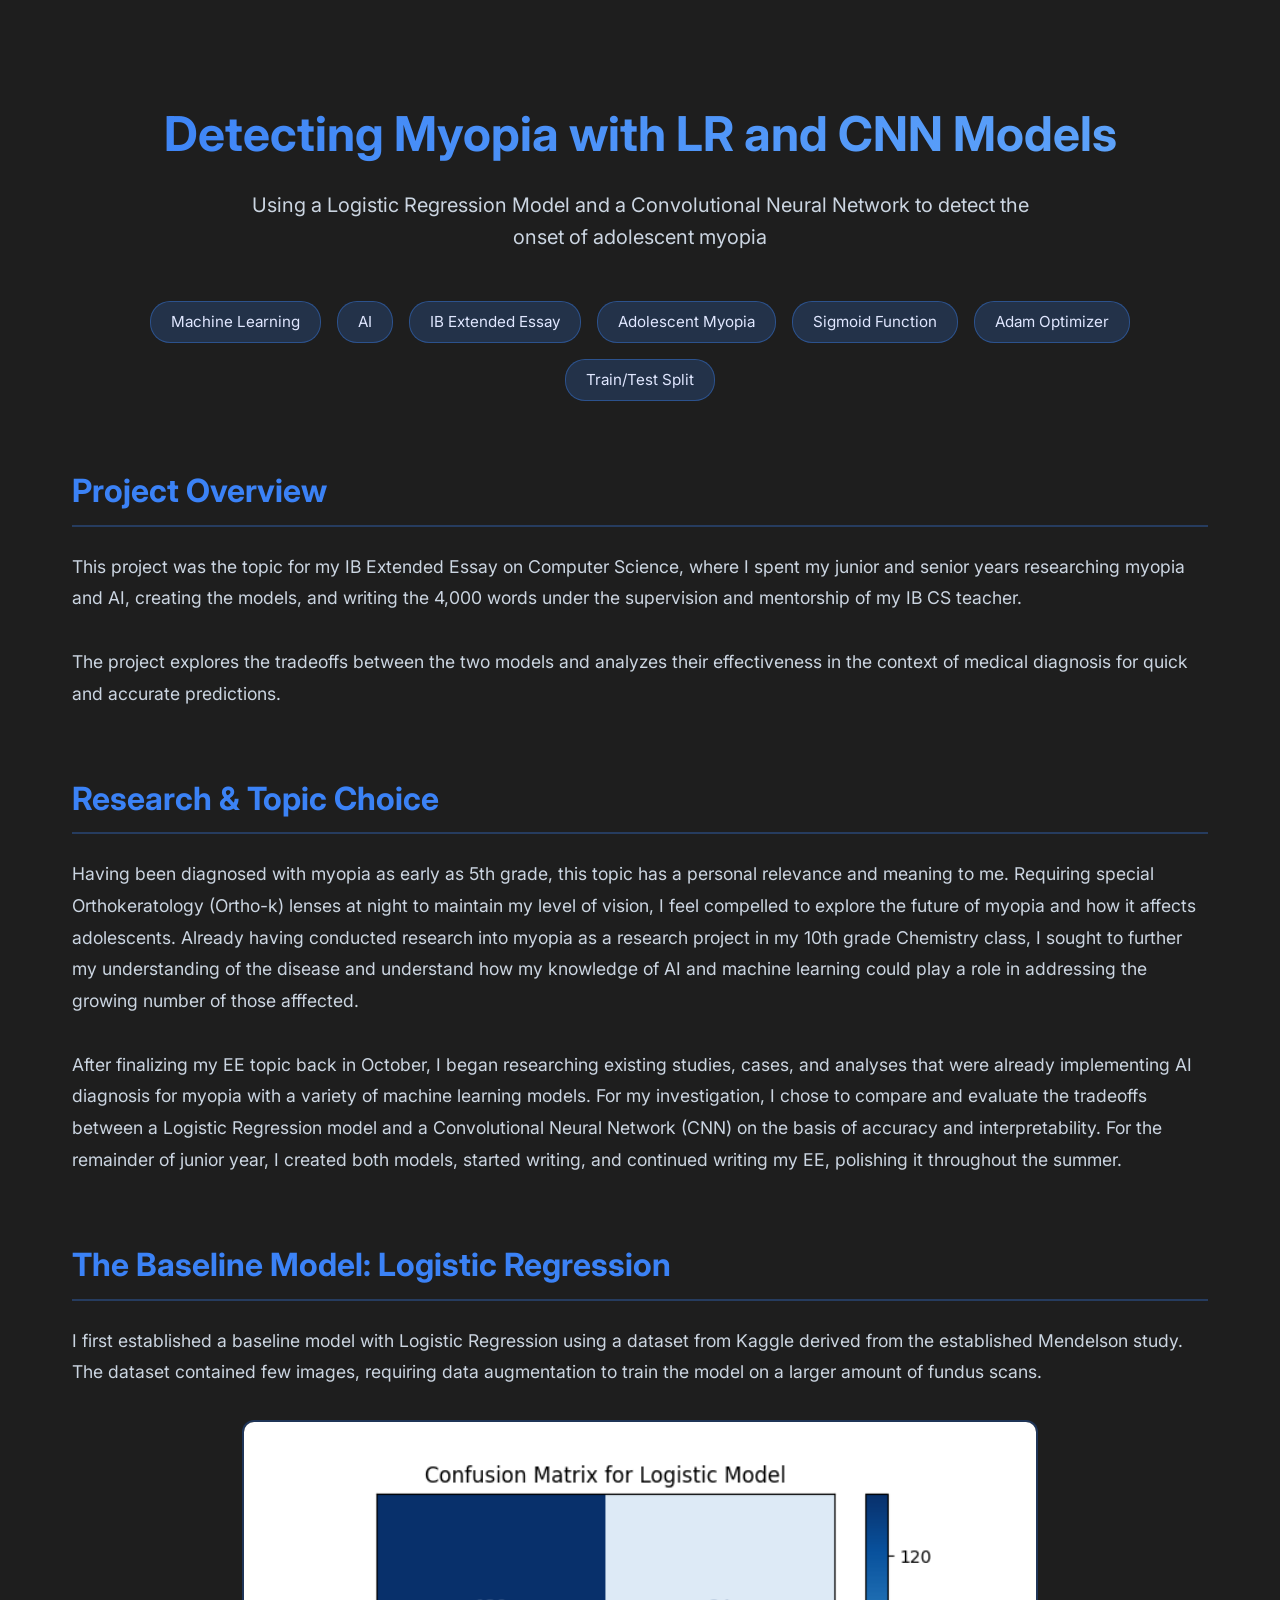
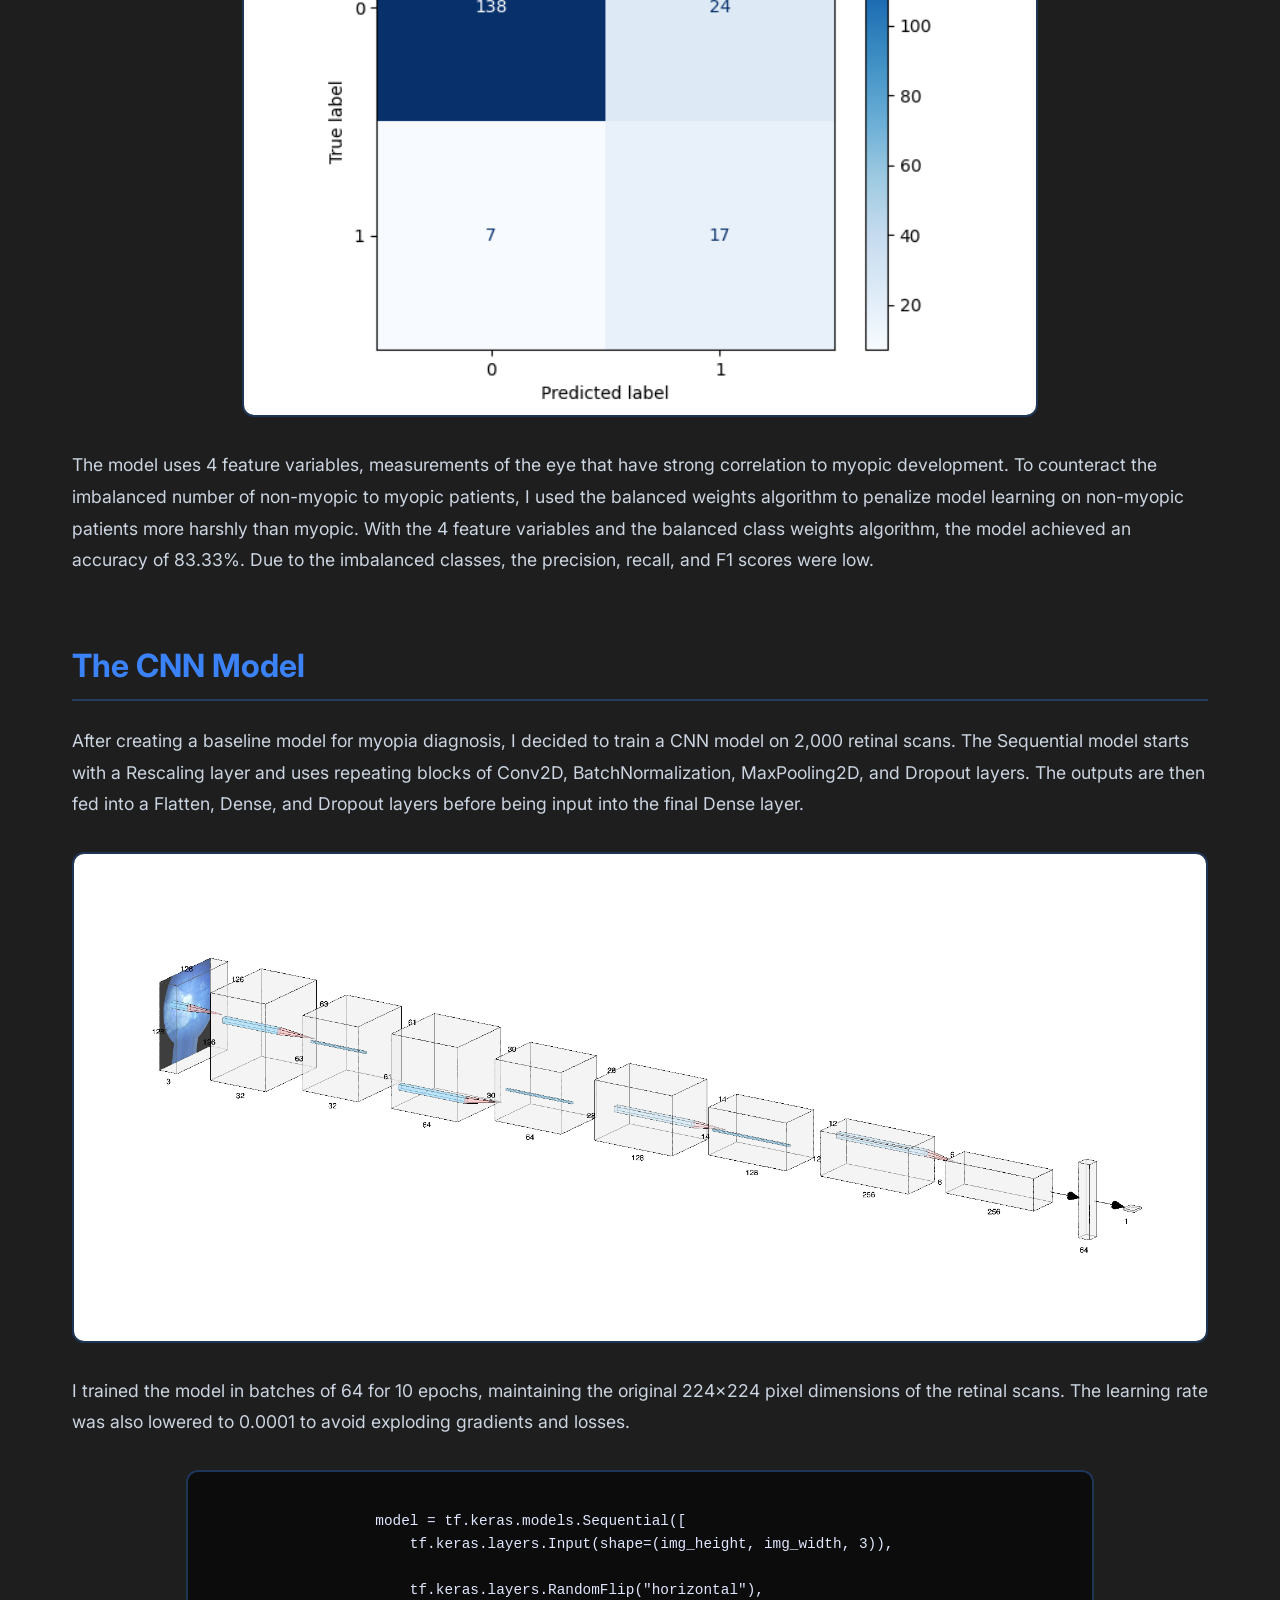
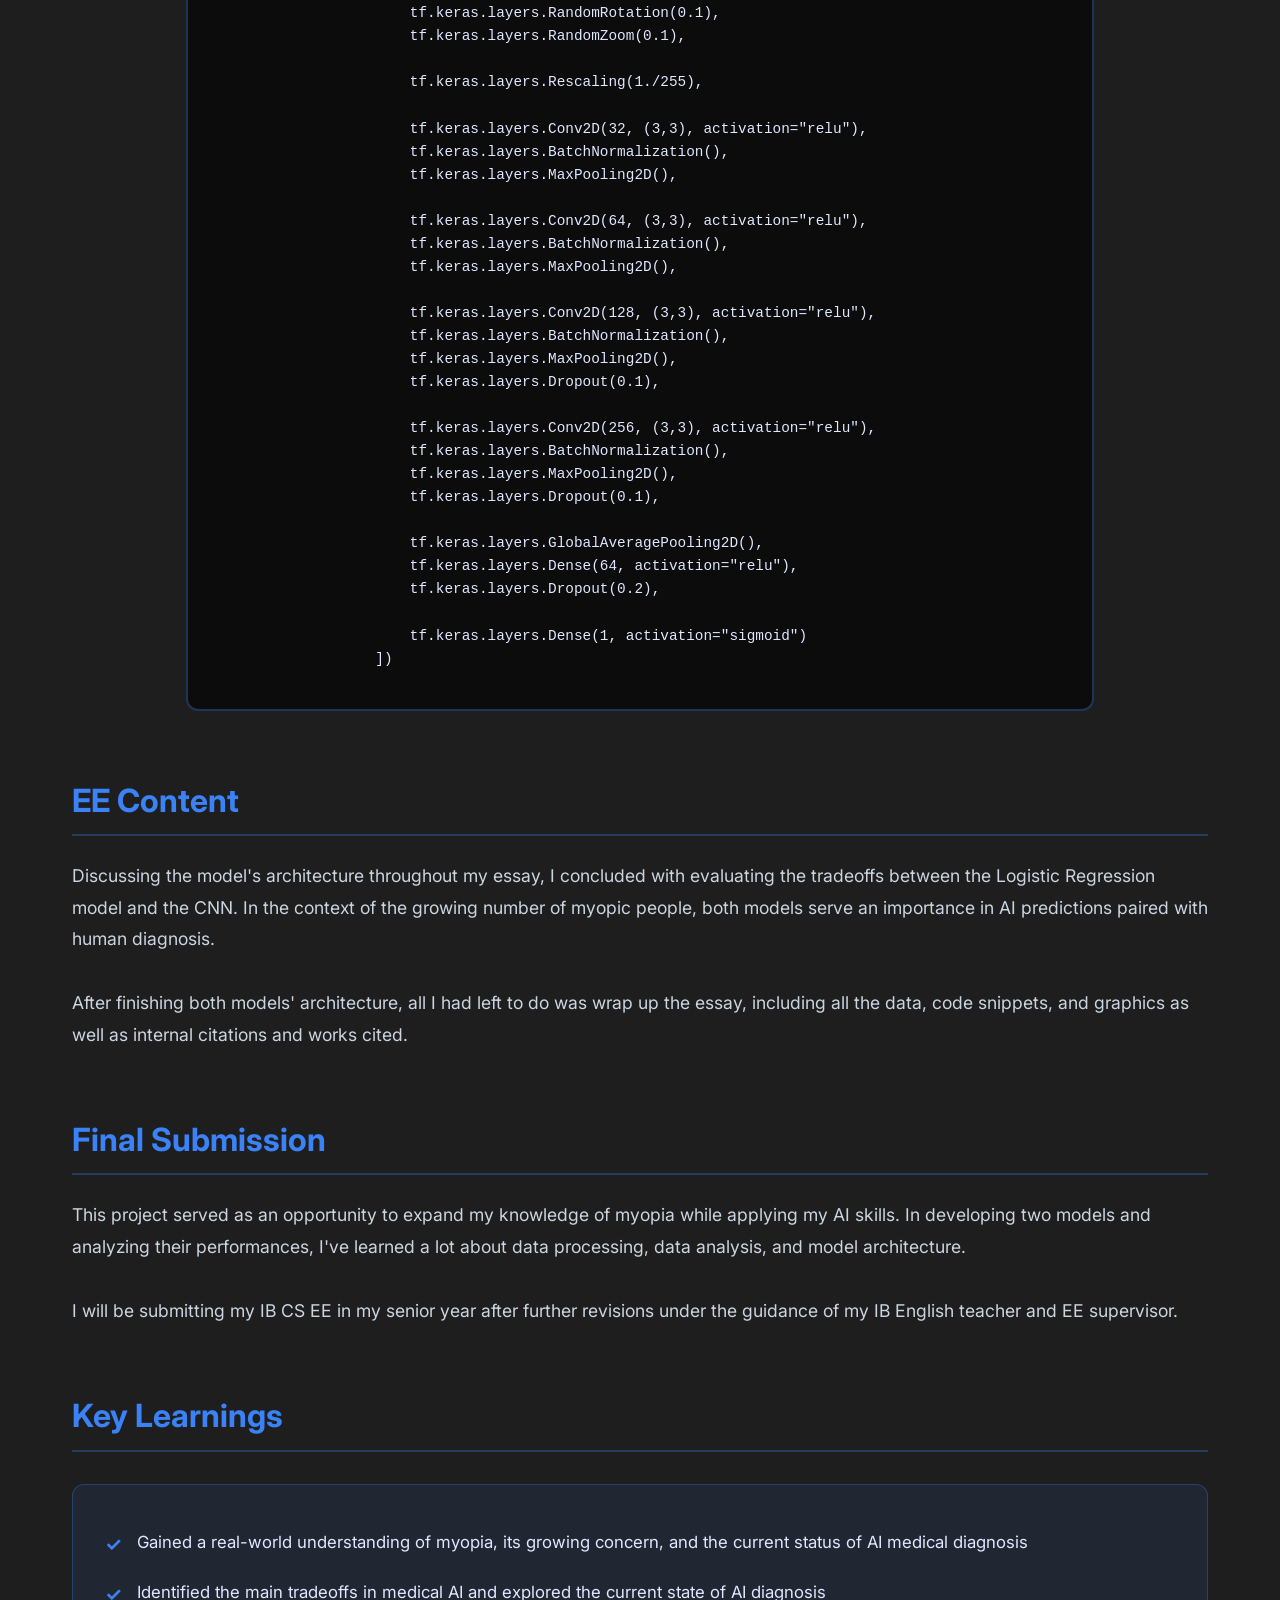
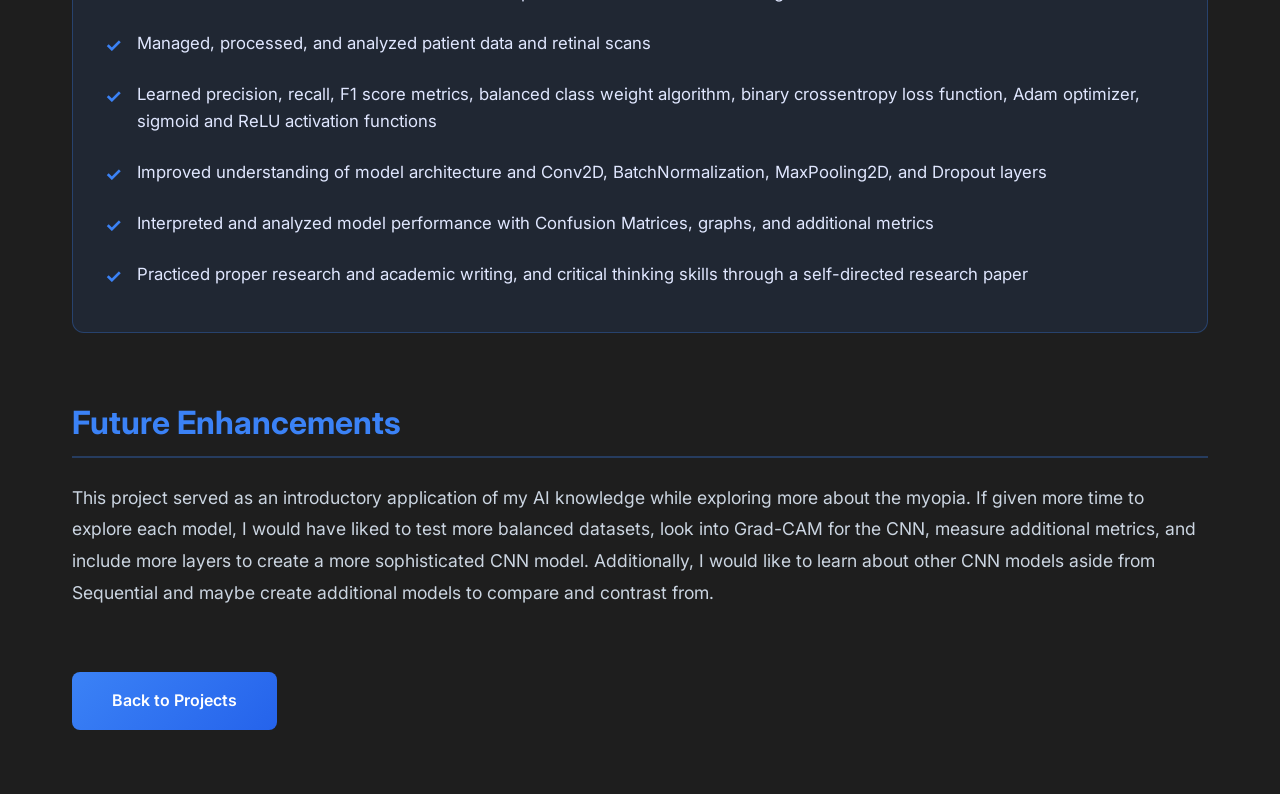
<file: myopia.html>
<!DOCTYPE html>
<html lang="en">
<head>
    <meta charset="UTF-8">
    <meta name="viewport" content="width=device-width, initial-scale=1.0">
    <link rel="stylesheet" href="creations.css">
    <link rel="preconnect" href="https://fonts.googleapis.com">
    <link rel="preconnect" href="https://fonts.gstatic.com" crossorigin> <!--import Poppins font-->
    <link href="https://fonts.googleapis.com/css2?family=Poppins:ital,wght@0,100;0,200;0,300;0,400;0,500;0,600;0,700;0,800;0,900;1,100;1,200;1,300;1,400;1,500;1,600;1,700;1,800;1,900&display=swap" rel="stylesheet">
    <link href="https://fonts.googleapis.com/css2?family=Inter+Tight:ital,wght@0,100..900;1,100..900&family=Inter:ital,opsz,wght@0,14..32,100..900;1,14..32,100..900&display=swap" rel="stylesheet">
    <title>Marcus Zaens | Detecting Myopia with Machine Learning</title>
</head>
<body>
    <div class="container">
        <div class="hero-section">
            <h1 class="hero-title">Detecting Myopia with LR and CNN Models</h1>
            <p class="hero-subtitle">
                Using a Logistic Regression Model and a Convolutional Neural Network to detect the onset of adolescent myopia
            </p>
            <div class="tech-stack">
                <span class="tech-badge">Machine Learning</span>
                <span class="tech-badge">AI</span>
                <span class="tech-badge">IB Extended Essay</span>
                <span class="tech-badge">Adolescent Myopia</span>
                <span class="tech-badge">Sigmoid Function</span>
                <span class="tech-badge">Adam Optimizer</span>
                <span class="tech-badge">Train/Test Split</span>
            </div>
        </div>

        <section class="section">
            <h2 class="section-title">Project Overview</h2>
            <p class="content-text">
                This project was the topic for my IB Extended Essay on Computer Science, where I spent my junior and senior years researching myopia and AI, creating the models, and writing the 4,000 words under the supervision and mentorship of my IB CS teacher.
            <p class="content-text">
                The project explores the tradeoffs between the two models and analyzes their effectiveness in the context of medical diagnosis for quick and accurate predictions.
            </p>
        </section>

        <section class="section">
            <h2 class="section-title">Research & Topic Choice</h2>
            <p class="content-text">
                Having been diagnosed with myopia as early as 5th grade, this topic has a personal relevance and meaning to me. Requiring special Orthokeratology (Ortho-k) lenses at night to maintain my level of vision, I feel compelled to
                explore the future of myopia and how it affects adolescents. Already having conducted research into myopia as a research project in my 10th grade Chemistry class, I sought to further my understanding of the disease and understand
                how my knowledge of AI and machine learning could play a role in addressing the growing number of those afffected.
            </p>
            <p class="content-text">
                After finalizing my EE topic back in October, I began researching existing studies, cases, and analyses that were already implementing AI diagnosis for myopia with a variety of machine learning models. For my investigation, I
                chose to compare and evaluate the tradeoffs between a Logistic Regression model and a Convolutional Neural Network (CNN) on the basis of accuracy and interpretability. For the remainder of junior year, I created both models, started writing,
                and continued writing my EE, polishing it throughout the summer.
            </p>
        </section>

        <section class="section">
            <h2 class="section-title">The Baseline Model: Logistic Regression</h2>
            <p class="content-text">
                I first established a baseline model with Logistic Regression using a dataset from Kaggle derived from the established Mendelson study. The dataset contained few images, requiring data augmentation to train the model on a larger amount of fundus scans.
            <div class="image-grid">
                <div class="image-container" style="width: 70%; margin: auto;">
                    <img src="images/projects/Myopia/cm.png">
                </div>
            </div>
            <p class="content-text">
                The model uses 4 feature variables, measurements of the eye that have strong correlation to myopic development. To counteract the imbalanced number of non-myopic to myopic patients, I used the balanced weights algorithm to penalize model learning on non-myopic patients more harshly than myopic.
                With the 4 feature variables and the balanced class weights algorithm, the model achieved an accuracy of 83.33%. Due to the imbalanced classes, the precision, recall, and F1 scores were low.
            </p>
        </section>

        <section class="section">
            <h2 class="section-title">The CNN Model</h2>
            <p class="content-text">
                After creating a baseline model for myopia diagnosis, I decided to train a CNN model on 2,000 retinal scans. The Sequential model starts with a Rescaling layer and uses repeating blocks of Conv2D, BatchNormalization, MaxPooling2D, and Dropout layers. The outputs are then fed into a Flatten, Dense, and Dropout layers before being input into the final Dense layer.
            </p>
            <div class="image-grid">
                <div class="image-container">
                    <img src="images/projects/Myopia/CNN_visual.png" style="margin: auto; width:100%; height:auto;">
                </div>
            </div>
            <p class="content-text">
                I trained the model in batches of 64 for 10 epochs, maintaining the original 224x224 pixel dimensions of the retinal scans. The learning rate was also lowered to 0.0001 to avoid exploding gradients and losses.
            </p>
            <div class="image-container" style="width: 80%; margin: auto;">
                <pre><code>
                    model = tf.keras.models.Sequential([
                        tf.keras.layers.Input(shape=(img_height, img_width, 3)),

                        tf.keras.layers.RandomFlip("horizontal"),
                        tf.keras.layers.RandomRotation(0.1),
                        tf.keras.layers.RandomZoom(0.1),

                        tf.keras.layers.Rescaling(1./255),

                        tf.keras.layers.Conv2D(32, (3,3), activation="relu"),
                        tf.keras.layers.BatchNormalization(),  
                        tf.keras.layers.MaxPooling2D(),

                        tf.keras.layers.Conv2D(64, (3,3), activation="relu"),
                        tf.keras.layers.BatchNormalization(),
                        tf.keras.layers.MaxPooling2D(),

                        tf.keras.layers.Conv2D(128, (3,3), activation="relu"),
                        tf.keras.layers.BatchNormalization(),
                        tf.keras.layers.MaxPooling2D(),
                        tf.keras.layers.Dropout(0.1),

                        tf.keras.layers.Conv2D(256, (3,3), activation="relu"),
                        tf.keras.layers.BatchNormalization(),
                        tf.keras.layers.MaxPooling2D(),
                        tf.keras.layers.Dropout(0.1),
                        
                        tf.keras.layers.GlobalAveragePooling2D(),
                        tf.keras.layers.Dense(64, activation="relu"),
                        tf.keras.layers.Dropout(0.2),

                        tf.keras.layers.Dense(1, activation="sigmoid")
                    ])
                </code></pre>         
            </div>
        </section>

        <section class="section">
            <h2 class="section-title">EE Content</h2>
            <p class="content-text">
                Discussing the model's architecture throughout my essay, I concluded with evaluating the tradeoffs between the Logistic Regression model and the CNN. In the context of the growing number of myopic people, both models serve an importance in AI predictions paired with human diagnosis.
            </p>
            <p class="content-text">
                After finishing both models' architecture, all I had left to do was wrap up the essay, including all the data, code snippets, and graphics as well as internal citations and works cited.
            </p>
        </section>

        <section class="section">
            <h2 class="section-title">Final Submission</h2>
            <p class="content-text">
                This project served as an opportunity to expand my knowledge of myopia while applying my AI skills. In developing two models and analyzing their performances, I've learned a lot about data processing, data analysis, and model architecture.
            </p>
            <p class="content-text">
                I will be submitting my IB CS EE in my senior year after further revisions under the guidance of my IB English teacher and EE supervisor.
            </p>
        </section>

        <section class="section">
            <h2 class="section-title">Key Learnings</h2>
            <div class="highlights-box">
                <ul class="highlights-list">
                    <li>Gained a real-world understanding of myopia, its growing concern, and the current status of AI medical diagnosis</li>
                    <li>Identified the main tradeoffs in medical AI and explored the current state of AI diagnosis</li>
                    <li>Managed, processed, and analyzed patient data and retinal scans</li>
                    <li>Learned precision, recall, F1 score metrics, balanced class weight algorithm, binary crossentropy loss function, Adam optimizer, sigmoid and ReLU activation functions</li>
                    <li>Improved understanding of model architecture and Conv2D, BatchNormalization, MaxPooling2D, and Dropout layers </li>
                    <li>Interpreted and analyzed model performance with Confusion Matrices, graphs, and additional metrics</li>
                    <li>Practiced proper research and academic writing, and critical thinking skills through a self-directed research paper  </li>
                </ul>
            </div>
        </section>

        <section class="section">
            <h2 class="section-title">Future Enhancements</h2>
            <p class="content-text">
                This project served as an introductory application of my AI knowledge while exploring more about the myopia. If given more time to explore each model, I would have liked to test more balanced datasets, look into Grad-CAM for the CNN, measure additional metrics, and include more layers to create a more sophisticated CNN model. Additionally, I would like to learn about other CNN models aside from Sequential and maybe create additional models to compare and contrast from.
            </p>
        </section>

        <div class="button-container">
            <a href="projects.html" class="back-button">
                <i class="fas fa-arrow-left"></i> Back to Projects
            </a>
        </div>
    </div>
</body>
</html>
</file>
<file: creations.css>
* {
    margin: 0;
    padding: 0;
    box-sizing: border-box;
}

body {
    font-family: 'Inter', sans-serif;
    background:  rgb(30,30,30);
    color: #ffffff;
    line-height: 1.6;
}

.container {
    max-width: 1200px;
    margin: 0 auto;
    padding: 6rem 2rem 4rem;
}

.hero-section {
    text-align: center;
    margin-bottom: 4rem;
}

.hero-title {
    font-size: 3rem;
    font-weight: 700;
    background: linear-gradient(135deg, #3b82f6, #60a5fa);
    -webkit-background-clip: text;
    -webkit-text-fill-color: transparent;
    background-clip: text;
    margin-bottom: 1rem;
}

.hero-subtitle {
    font-size: 1.25rem;
    color: #cbd5e1;
    margin-bottom: 3rem;
    max-width: 800px;
    margin-left: auto;
    margin-right: auto;
}

.section {
    margin-bottom: 4rem;
}

.section-title {
    font-size: 2rem;
    color: #3b82f6;
    margin-bottom: 1.5rem;
    padding-bottom: 0.5rem;
    border-bottom: 2px solid rgba(59, 130, 246, 0.3);
}

.content-text {
    font-size: 1.1rem;
    color: #cbd5e1;
    line-height: 1.8;
    margin-bottom: 2rem;
}

.image-grid {
    display: grid;
    grid-template-columns: repeat(auto-fit, minmax(350px, 1fr));
    gap: 2rem;
    margin: 2rem 0;
}

.image-grid-three {
    display: grid;
    grid-template-columns: repeat(3, 1fr);
    gap: 1.5rem;
    margin: 2rem 0;
}

.image-container {
    position: relative;
    border-radius: 12px;
    overflow: hidden;
    border: 2px solid rgba(59, 130, 246, 0.3);
    background: rgba(0, 0, 0, 0.3);
}

.image-container pre {
    width: 100%;
    max-width: 100%;
    overflow-x: auto;
    background: rgba(0,0,0,0.4);
    border-radius: 8px;
    padding: 15px;
    box-sizing: border-box;
}

.image-container code {
    display: block;
    white-space: pre;
    font-family: 'Courier New', Courier, monospace;
    font-size: 0.9rem;
    color: #e0e7ff;
}

.image-container img,
.image-container video {
    width: 100%;
    height: 100%;
    object-fit: cover;
    display: block;
}

.full-width-image {
    width: 100%;
    border-radius: 12px;
    margin: 2rem 0;
    border: 2px solid rgba(59, 130, 246, 0.3);
}

.highlights-box {
    background: rgba(59, 130, 246, 0.1);
    border: 1px solid rgba(59, 130, 246, 0.3);
    border-radius: 12px;
    padding: 2rem;
    margin: 2rem 0;
}

.highlights-list {
    list-style: none;
    padding: 0;
}

.highlights-list li {
    padding: 0.75rem 0;
    padding-left: 2rem;
    position: relative;
    color: #e0e7ff;
    font-size: 1.05rem;
}

.highlights-list li::before {
    content: "✓";
    position: absolute;
    left: 0;
    color: #3b82f6;
    font-weight: bold;
    font-size: 1.2rem;
}

.tech-stack {
    display: flex;
    flex-wrap: wrap;
    gap: 1rem;
    margin: 2rem 0;
    justify-content: center;
}

.tech-badge {
    background: rgba(59, 130, 246, 0.2);
    padding: 0.5rem 1.25rem;
    border-radius: 20px;
    font-size: 0.95rem;
    color: #e0e7ff;
    border: 1px solid rgba(59, 130, 246, 0.4);
}

.back-button {
    display: inline-block;
    padding: 1rem 2.5rem;
    background: linear-gradient(135deg, #3b82f6, #2563eb);
    color: white;
    text-decoration: none;
    border-radius: 8px;
    font-weight: 600;
    transition: transform 0.3s, box-shadow 0.3s;
}

.back-button:hover {
    transform: translateY(-2px);
    box-shadow: 0 10px 30px rgba(59, 130, 246, 0.4);
}

.github-link {
    display: inline-flex;
    align-items: center;
    gap: 0.5rem;
    padding: 0.875rem 2rem;
    background: rgba(59, 130, 246, 0.15);
    color: #3b82f6;
    text-decoration: none;
    border-radius: 8px;
    font-weight: 600;
    border: 2px solid rgba(59, 130, 246, 0.4);
    transition: all 0.3s;
    margin-right: 1rem;
}

.github-link:hover {
    background: rgba(59, 130, 246, 0.25);
    transform: translateY(-2px);
}

.button-container {
    display: flex;
    flex-wrap: wrap;
    gap: 1rem;
    margin-top: 3rem;
}

@media (max-width: 768px) {
    .hero-title {
        font-size: 2rem;
    }

    .image-grid,
    .image-grid-three {
        grid-template-columns: 1fr;
    }
}
</file>
